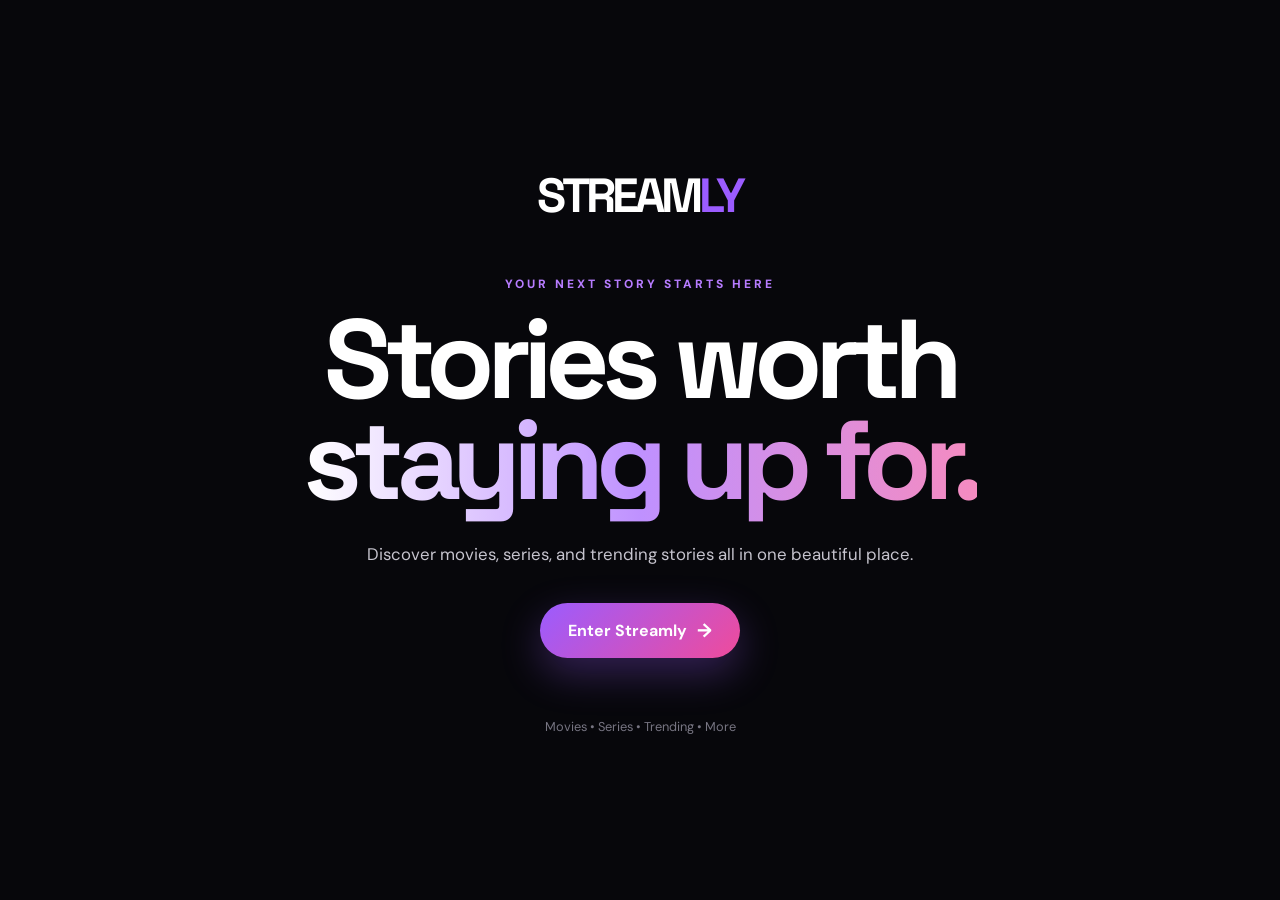
<file: Streamly(WEB CS)/landing.html>
<!DOCTYPE html>
<html lang="en">
<head>
    <meta charset="UTF-8">
    <meta name="viewport" content="width=device-width, initial-scale=1.0">

    <title>Streamly | Watch Something Great</title>

    <link rel="preconnect" href="https://fonts.googleapis.com">
    <link rel="preconnect" href="https://fonts.gstatic.com" crossorigin>

    <link
        href="https://fonts.googleapis.com/css2?family=DM+Sans:wght@400;500;600;700&family=Space+Grotesk:wght@500;600;700&display=swap"
        rel="stylesheet"
    >

    <link rel="stylesheet" href="./landing.css">
</head>

<body>

    <main class="landing">

        <div class="content">

            <div class="logo">
                STREAM<span>LY</span>
            </div>

            <span class="kicker">
                YOUR NEXT STORY STARTS HERE
            </span>

            <h1>
                Stories worth<br>
                <em>staying up for.</em>
            </h1>

            <p class="description">
                Discover movies, series, and trending stories
                all in one beautiful place.
            </p>

            <a href="./index.html" class="enter-btn">
                Enter Streamly
                <span class="arrow">→</span>
            </a>

            <p class="footer-text">
                Movies • Series • Trending • More
            </p>

        </div>

    </main>

</body>
</html>
</file>
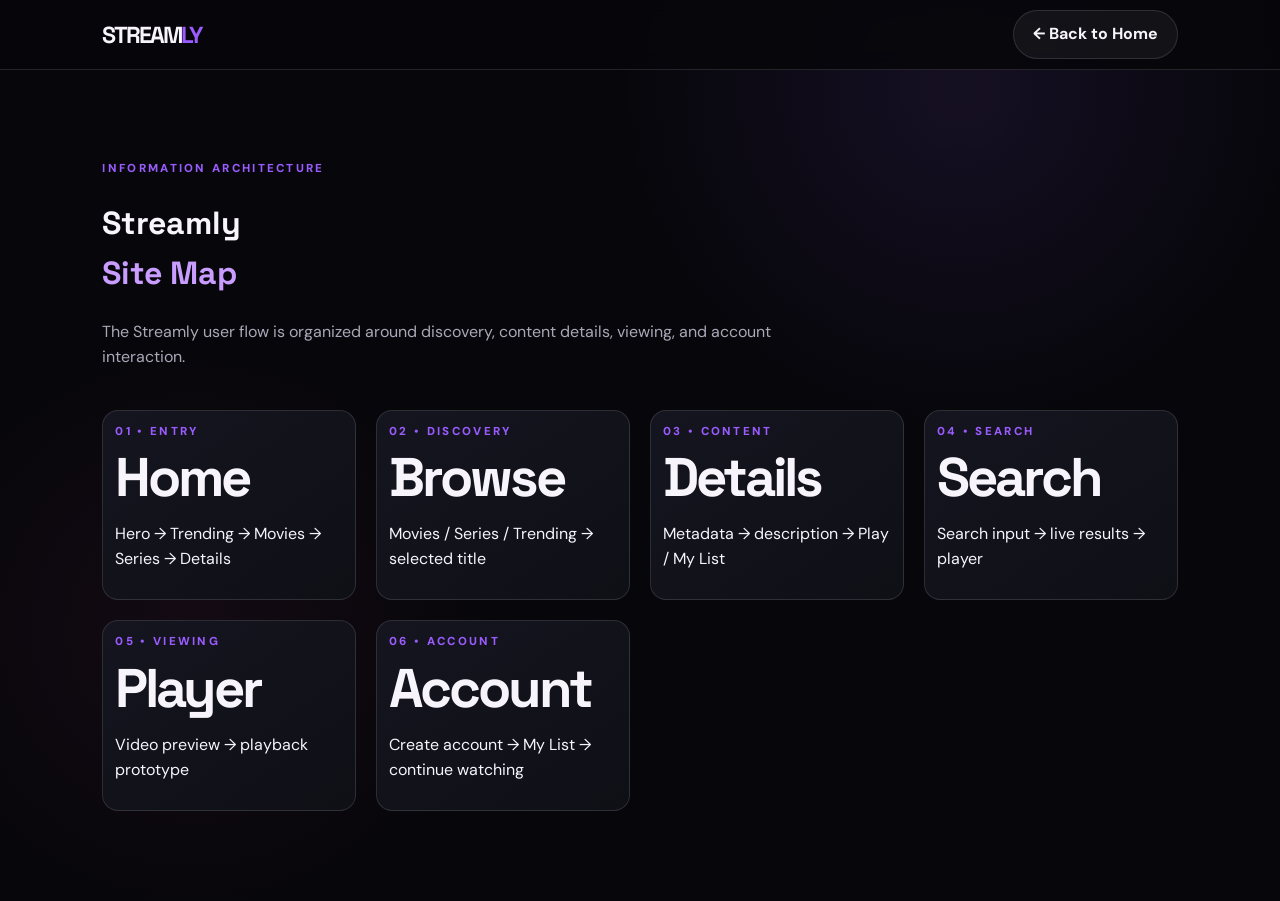
<file: Streamly(WEB CS)/sitemap.html>
<!DOCTYPE html>
<html lang="en"><head>
<meta charset="UTF-8"><meta name="viewport" content="width=device-width,initial-scale=1.0">
<meta name="description" content="Streamly website information architecture and sitemap.">
<title>Streamly | Site Map</title>
<link href="https://fonts.googleapis.com/css2?family=DM+Sans:wght@400;500;600;700&family=Space+Grotesk:wght@500;600;700&display=swap" rel="stylesheet">
<link rel="stylesheet" href="style.css">
</head><body>
<header class="nav"><a href="index.html" class="brand">STREAM<span>LY</span></a><a class="btn ghost" href="index.html">← Back to Home</a></header>
<main class="section">
<span class="kicker">INFORMATION ARCHITECTURE</span><h1>Streamly<br><em style="font-style:normal;color:#c99cff">Site Map</em></h1>
<p style="color:#aaa8b7;max-width:700px">The Streamly user flow is organized around discovery, content details, viewing, and account interaction.</p>
<div class="grid" style="margin-top:40px">
<article class="card"><div class="card-info"><span class="kicker">01 • ENTRY</span><h2>Home</h2><p>Hero → Trending → Movies → Series → Details</p></div></article>
<article class="card"><div class="card-info"><span class="kicker">02 • DISCOVERY</span><h2>Browse</h2><p>Movies / Series / Trending → selected title</p></div></article>
<article class="card"><div class="card-info"><span class="kicker">03 • CONTENT</span><h2>Details</h2><p>Metadata → description → Play / My List</p></div></article>
<article class="card"><div class="card-info"><span class="kicker">04 • SEARCH</span><h2>Search</h2><p>Search input → live results → player</p></div></article>
<article class="card"><div class="card-info"><span class="kicker">05 • VIEWING</span><h2>Player</h2><p>Video preview → playback prototype</p></div></article>
<article class="card"><div class="card-info"><span class="kicker">06 • ACCOUNT</span><h2>Account</h2><p>Create account → My List → continue watching</p></div></article>
</div>
</main></body></html>
</file>
<file: Streamly(WEB CS)/landing.css>
* {
    box-sizing: border-box;
    margin: 0;
    padding: 0;
}

html {
    scroll-behavior: smooth;
}

body {
    min-height: 100vh;

    font-family: "DM Sans", sans-serif;

    color: #ffffff;

    background: #07070b;

    overflow: hidden;
}


.landing {
    min-height: 100vh;

    display: flex;

    align-items: center;

    justify-content: center;

    text-align: center;

    padding: 30px;

    background:
        linear-gradient(
            90deg,
            rgba(7, 7, 11, 0.96),
            rgba(7, 7, 11, 0.68),
            rgba(7, 7, 11, 0.88)
        ),

        linear-gradient(
            0deg,
            rgba(7, 7, 11, 0.95),
            transparent 55%,
            rgba(7, 7, 11, 0.5)
        ),

        url("https://images.unsplash.com/photo-1485846234645-a62644f84728?auto=format&fit=crop&w=2000&q=90")
        center / cover;

}


.content {
    width: min(850px, 100%);

    animation: fadeUp 1s ease;
}


.logo {
    font-family: "Space Grotesk", sans-serif;

    font-size: clamp(2rem, 5vw, 3rem);

    font-weight: 700;

    letter-spacing: -0.08em;

    margin-bottom: 50px;
}

.logo span {
    color: #9b5cff;
}


.kicker {
    display: block;

    color: #b77cff;

    font-size: 0.75rem;

    font-weight: 800;

    letter-spacing: 0.25em;

    margin-bottom: 18px;
}


h1 {
    font-family: "Space Grotesk", sans-serif;

    font-size: clamp(3.5rem, 10vw, 7rem);

    line-height: 0.9;

    letter-spacing: -0.07em;

    margin-bottom: 28px;
}

h1 em {
    font-style: normal;

    background:
        linear-gradient(
            90deg,
            #ffffff,
            #bf91ff,
            #f58bc0
        );

    background-clip: text;

    -webkit-background-clip: text;

    color: transparent;
}


.description {
    max-width: 600px;

    margin: 0 auto 35px;

    color: #c6c4ce;

    font-size: 1.05rem;

    line-height: 1.7;
}


.enter-btn {
    display: inline-flex;

    align-items: center;

    justify-content: center;

    gap: 10px;

    padding: 15px 28px;

    border: none;

    border-radius: 999px;

    color: #ffffff;

    background:
        linear-gradient(
            135deg,
            #9b5cff,
            #ef4b9b
        );

    font-size: 1rem;

    font-weight: 700;

    text-decoration: none;

    box-shadow:
        0 15px 40px rgba(155, 92, 255, 0.3);

    transition:
        transform 0.25s ease,
        filter 0.25s ease,
        box-shadow 0.25s ease;
}


.enter-btn:hover {
    transform: translateY(-3px);

    filter: brightness(1.1);

    box-shadow:
        0 20px 50px rgba(155, 92, 255, 0.4);
}


.enter-btn:active {
    transform: translateY(0);
}


.arrow {
    font-size: 1.2rem;

    transition:
        transform 0.25s ease;
}

.enter-btn:hover .arrow {
    transform: translateX(5px);
}


.footer-text {
    margin-top: 60px;

    color: #777582;

    font-size: 0.8rem;
}


@keyframes fadeUp {

    from {
        opacity: 0;

        transform:
            translateY(30px);
    }

    to {
        opacity: 1;

        transform:
            translateY(0);
    }

}


@media (max-width: 900px) {

    .landing {
        padding: 25px;
    }

    h1 {
        font-size: clamp(
            3.5rem,
            12vw,
            6rem
        );
    }

}


@media (max-width: 600px) {

    .landing {
        padding: 25px;
    }

    .logo {
        margin-bottom: 35px;
    }

    .kicker {
        font-size: 0.65rem;

        letter-spacing: 0.18em;
    }

    h1 {
        font-size: clamp(
            3rem,
            17vw,
            5rem
        );

        line-height: 0.95;
    }

    .description {
        font-size: 0.95rem;

        max-width: 500px;
    }

    .enter-btn {
        width: 100%;

        max-width: 300px;
    }

    .footer-text {
        margin-top: 40px;
    }

}


@media (max-width: 400px) {

    .logo {
        font-size: 2rem;
    }

    h1 {
        font-size: 2.8rem;
    }

    .description {
        font-size: 0.9rem;
    }

}
</file>
<file: Streamly(WEB CS)/style.css>
/* STREAMLY — mobile-first responsive stylesheet */
:root{--bg:#07070b;--panel:#111119;--panel2:#171722;--line:rgba(255,255,255,.12);--text:#f7f5fb;--muted:#aaa8b7;--purple:#9b5cff;--pink:#ef4b9b;--focus:#f6bf3c}
*{box-sizing:border-box}html{scroll-behavior:smooth}body{margin:0;background:var(--bg);color:var(--text);font-family:"DM Sans",sans-serif;line-height:1.55}img,video{max-width:100%;display:block}a{text-decoration:none;color:inherit}button,input,select,textarea{font:inherit}.skip-link{position:absolute;left:-999px;top:8px}.skip-link:focus{left:8px;z-index:100;background:#fff;color:#000;padding:10px;border-radius:8px}
body:before{content:"";position:fixed;inset:0;pointer-events:none;background:radial-gradient(circle at 75% 10%,rgba(155,92,255,.10),transparent 28%),radial-gradient(circle at 15% 70%,rgba(239,75,155,.06),transparent 25%);z-index:-1}
.nav{position:sticky;top:0;min-height:70px;padding:0 6%;display:flex;align-items:center;justify-content:space-between;gap:14px;z-index:50;background:rgba(7,7,11,.92);backdrop-filter:blur(10px);border-bottom:1px solid var(--line)}
.brand{font:700 1.45rem "Space Grotesk",sans-serif;letter-spacing:-.08em}.brand span,.kicker{color:var(--purple)}nav{display:none;position:absolute;left:0;right:0;top:70px;padding:16px 6%;background:var(--panel);border-bottom:1px solid var(--line);flex-direction:column;gap:10px}nav.open{display:flex}nav a{padding:8px 0;color:#c8c6d0}.nav-right{display:flex;gap:9px}.icon,.avatar,.menu-toggle{width:38px;height:38px;border:1px solid var(--line);border-radius:50%;color:white;background:#ffffff12;cursor:pointer}.menu-toggle{display:grid;place-items:center}.avatar{background:linear-gradient(135deg,var(--purple),var(--pink));font-weight:700}
.hero{min-height:82vh;padding:115px 8% 70px;display:flex;align-items:center;background:linear-gradient(90deg,#07070b 0%,#07070bd9 44%,#07070b44 100%),linear-gradient(0deg,#07070b 0%,transparent 25%),url("https://images.unsplash.com/photo-1485846234645-a62644f84728?auto=format&fit=crop&w=1900&q=85") center/cover}.hero-copy{max-width:680px}.kicker{display:block;font-size:.72rem;font-weight:800;letter-spacing:.2em;margin-bottom:10px}.hero h1,h1,h2,h3{font-family:"Space Grotesk",sans-serif}.hero h1{font-size:clamp(3.1rem,12vw,7.5rem);line-height:.9;letter-spacing:-.075em;margin:0 0 24px}.hero h1 em{font-style:normal;background:linear-gradient(90deg,#fff,#bf91ff,#f58bc0);background-clip:text;-webkit-background-clip:text;color:transparent}.hero p,.detail-copy p,.login-card p,.feedback p{color:#c6c4ce;max-width:580px}.actions{display:flex;flex-wrap:wrap;gap:12px;margin:25px 0}.btn{display:inline-flex;align-items:center;justify-content:center;min-height:46px;padding:11px 19px;border-radius:999px;border:1px solid var(--line);font-weight:700;cursor:pointer}.primary{border:0;background:linear-gradient(135deg,var(--purple),var(--pink));box-shadow:0 12px 28px rgba(155,92,255,.22)}.ghost{background:rgba(255,255,255,.05)}.meta{color:#aaa8b7;font-size:.88rem;display:flex;gap:8px;flex-wrap:wrap}
.section{padding:70px 7%}.intro{display:grid;gap:25px;border-bottom:1px solid var(--line)}.intro h2,.section h2{font-size:clamp(2rem,5vw,3.4rem);line-height:1.02;letter-spacing:-.055em;margin:0}.section-head{display:flex;align-items:end;justify-content:space-between;gap:20px;margin-bottom:25px}.text-btn{background:none;border:0;color:#c99cff;font-weight:700;cursor:pointer}.grid{display:grid;grid-template-columns:repeat(2,minmax(0,1fr));gap:14px}.card{background:linear-gradient(145deg,#151520,#0f0f16);border:1px solid var(--line);border-radius:16px;overflow:hidden;transition:transform .25s,box-shadow .25s}.poster{aspect-ratio:2/2.7;position:relative;overflow:hidden}.poster img{width:100%;height:100%;object-fit:cover;transition:transform .35s}.play{position:absolute;left:50%;top:50%;transform:translate(-50%,-50%) scale(.9);width:50px;height:50px;border:0;border-radius:50%;background:#ffffffdc;color:#12121a;opacity:0;cursor:pointer}.card-info{padding:12px}.card h3{margin:0 0 3px;font-size:1rem}.card small{color:var(--muted)}.details{display:grid;gap:30px;background:linear-gradient(120deg,rgba(155,92,255,.12),rgba(239,75,155,.05),transparent)}.detail-art{min-height:280px;border-radius:20px;background:linear-gradient(90deg,rgba(7,7,11,.1),rgba(7,7,11,.6)),url("https://images.unsplash.com/photo-1462331940025-496dfbfc7564?auto=format&fit=crop&w=1200&q=85") center/cover}.detail-copy{align-self:center}.video-section video{width:100%;border:1px solid var(--line);border-radius:18px;background:#000;box-shadow:0 18px 50px rgba(0,0,0,.35)}.media-note{color:var(--muted);font-size:.86rem}.table-wrap{overflow:auto;border:1px solid var(--line);border-radius:14px}table{width:100%;border-collapse:collapse;min-width:560px;background:var(--panel)}caption{text-align:left;padding:14px;color:var(--muted)}th,td{padding:14px;text-align:left;border-top:1px solid var(--line)}tbody tr:nth-child(even){background:rgba(255,255,255,.035)}.mobile-schedule ul{padding:0;margin:20px 0;list-style:none}.mobile-schedule li{padding:12px 0;border-bottom:1px solid var(--line)}.feedback{display:grid;gap:30px;background:var(--panel);border-top:1px solid var(--line);border-bottom:1px solid var(--line)}form{max-width:620px}fieldset{border:1px solid var(--line);border-radius:16px;padding:20px}legend{padding:0 8px;color:#c99cff;font-weight:700}label{display:block;margin:13px 0 6px}input,select,textarea{width:100%;padding:12px;border-radius:10px;border:1px solid var(--line);background:#0b0b11;color:white}.form-actions{display:flex;gap:10px;margin-top:18px}.login-card{margin:70px 7%;padding:32px;border:1px solid var(--line);border-radius:22px;background:linear-gradient(120deg,rgba(155,92,255,.17),rgba(239,75,155,.10),#111119);display:flex;flex-direction:column;gap:22px;align-items:flex-start}.login-card h2{margin:0}.login-card .btn{white-space:nowrap}footer{padding:40px 7%;border-top:1px solid var(--line);display:grid;gap:12px;color:var(--muted)}footer .brand{color:var(--text)}.footer-links{display:flex;flex-wrap:wrap;gap:16px}
.modal{position:fixed;inset:0;background:rgba(0,0,0,.78);display:none;place-items:center;padding:20px;z-index:100}.modal.active{display:grid;animation:fade .18s ease}.modal-card,.player-card{position:relative;width:min(700px,100%);background:#111119;border:1px solid var(--line);border-radius:20px;padding:28px;box-shadow:0 30px 90px rgba(0,0,0,.5)}.close{position:absolute;right:14px;top:12px;width:36px;height:36px;border:0;border-radius:50%;background:#ffffff12;color:white;font-size:1.5rem;cursor:pointer}.modal input{margin:10px 0}.result{padding:12px;border-bottom:1px solid var(--line);cursor:pointer}.player-screen{aspect-ratio:16/9;border-radius:12px;background:radial-gradient(circle at center,rgba(155,92,255,.5),transparent 30%),url("https://images.unsplash.com/photo-1462331940025-496dfbfc7564?auto=format&fit=crop&w=1200&q=85") center/cover;display:grid;place-items:center;margin-bottom:20px}.big-play{width:72px;height:72px;border-radius:50%;display:grid;place-items:center;background:#ffffffdf;color:#111;font-size:1.5rem}.sr-only{position:absolute;width:1px;height:1px;overflow:hidden;clip:rect(0,0,0,0);white-space:nowrap}.hidden{display:none!important}
@keyframes fade{from{opacity:0;transform:translateY(8px)}to{opacity:1;transform:none}}
/* Tablet viewport */
@media (min-width:600px){.menu-toggle{display:none}nav{position:static;display:flex;flex-direction:row;padding:0;background:none;border:0;gap:20px}.nav{padding:0 7%}.grid{grid-template-columns:repeat(3,1fr)}.intro,.details,.feedback{grid-template-columns:1.2fr .8fr;align-items:center}.login-card{flex-direction:row;justify-content:space-between;align-items:center}.mobile-schedule{display:none}}
/* Desktop viewport */
@media (min-width:900px){.nav{padding:0 8%}nav{gap:28px}.grid{grid-template-columns:repeat(4,1fr);gap:20px}.section{padding:90px 8%}.details{grid-template-columns:1.1fr .9fr}.detail-art{min-height:430px}.card:hover{transform:translateY(-7px);box-shadow:0 18px 40px rgba(0,0,0,.3)}.card:hover .poster img{transform:scale(1.06)}.card:hover .play{opacity:1;transform:translate(-50%,-50%) scale(1)}nav a:hover,.footer-links a:hover{color:white}.btn:hover{filter:brightness(1.1);transform:translateY(-1px)}}
@media (min-width:1300px){.section{padding-left:10%;padding-right:10%}.nav{padding-left:10%;padding-right:10%}.grid{gap:24px}}
@media (max-width:599px){.table-wrap{display:none}.feedback{grid-template-columns:1fr}}
@media print{*{background:transparent!important;color:#000!important;box-shadow:none!important}.nav,.modal,.menu-toggle,.nav-right,.actions,.video-section,form,footer .footer-links{display:none!important}body{font-size:11pt}.hero{min-height:auto;padding:20px 0}.section,.login-card{padding:18px 0;margin:0;border:0}.grid{grid-template-columns:repeat(2,1fr)}.card{break-inside:avoid;border:1px solid #777}.detail-art{display:none}a[href]:after{content:" (" attr(href) ")";font-size:8pt}}
</file>
